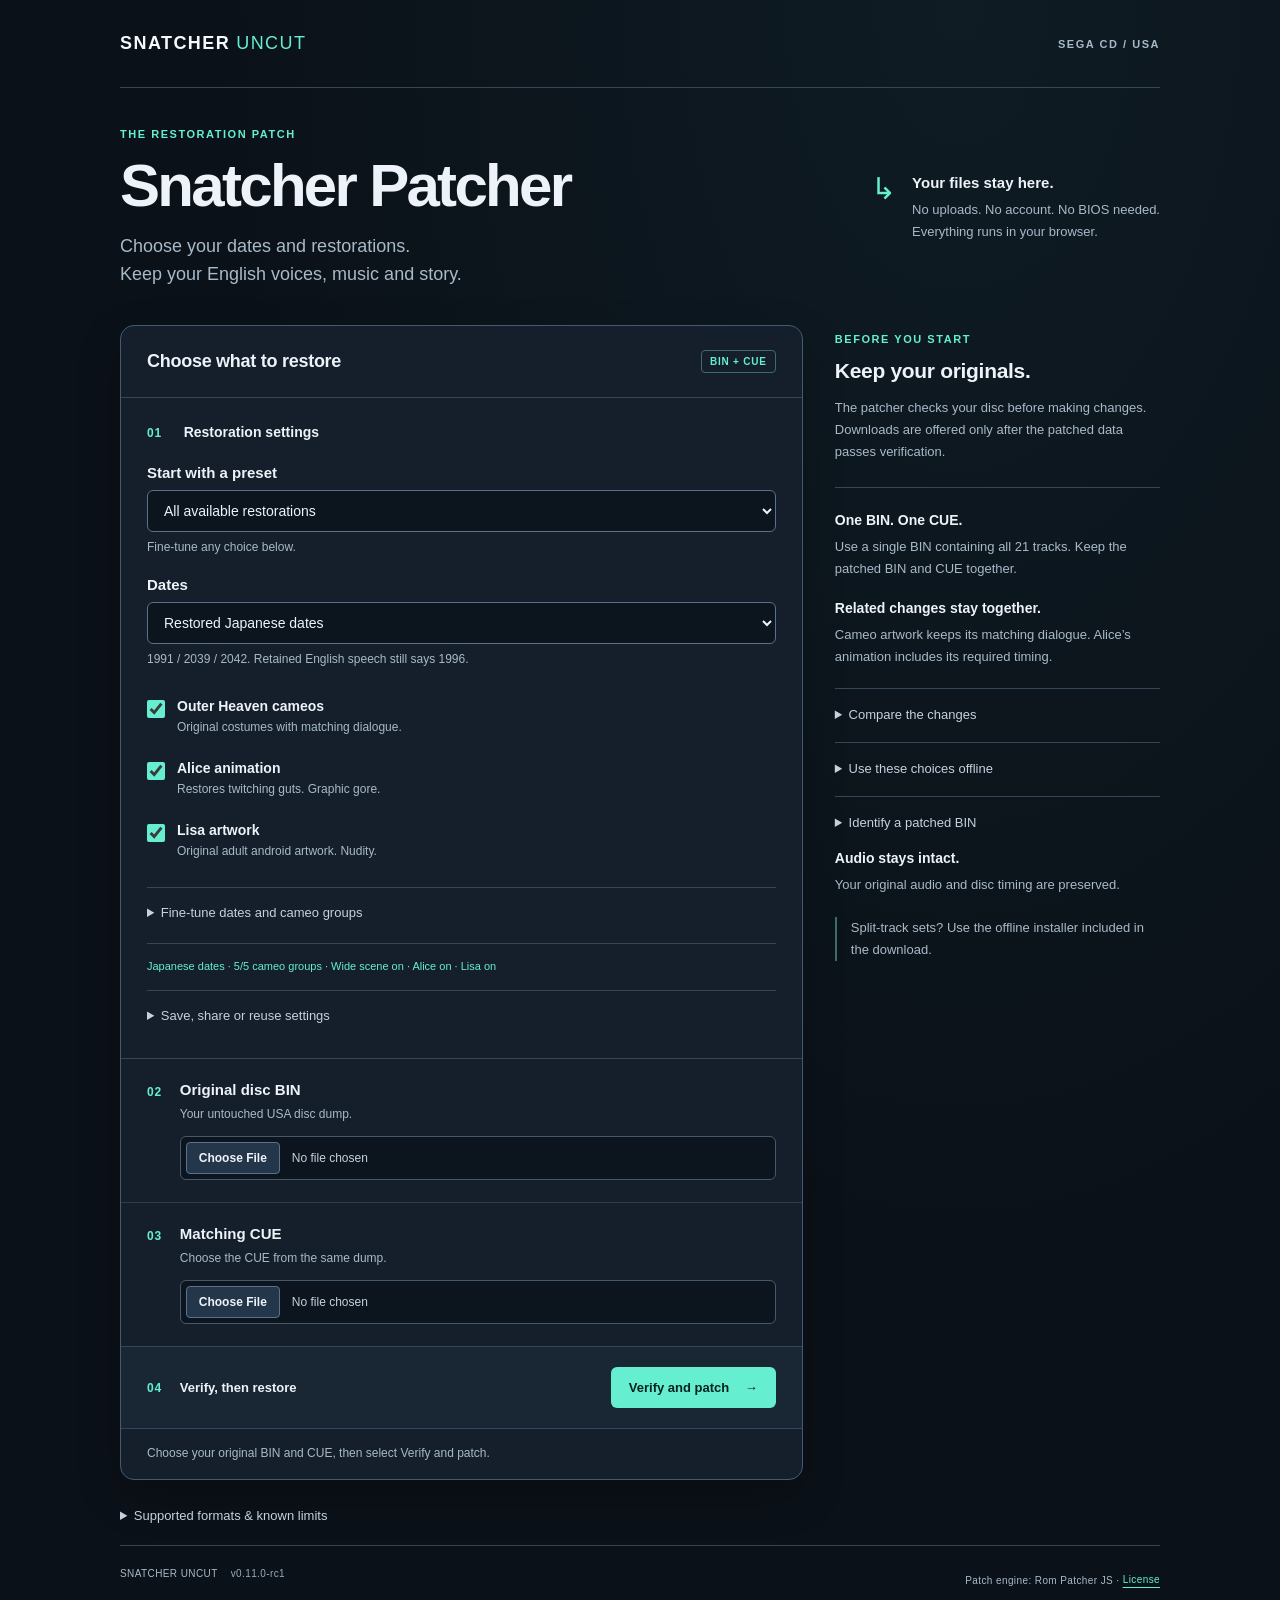
<file: browser/index.html>
<!doctype html>
<html lang="en">
<head>
<meta charset="utf-8">
<meta name="viewport" content="width=device-width,initial-scale=1">
<meta http-equiv="Content-Security-Policy" content="default-src 'self' blob:; connect-src 'none'; script-src 'self'; style-src 'self'; img-src 'self' data:; object-src 'none'; base-uri 'none'; form-action 'none'">
<title>Snatcher Patcher · Snatcher Uncut</title>
<link rel="stylesheet" href="style.css">
</head>
<body>
<main>
<header class="masthead"><a class="wordmark" href="index.html">SNATCHER <span>UNCUT</span></a><span class="edition">SEGA CD / USA</span></header>
<section class="intro" aria-labelledby="title">
<div><p class="eyebrow">THE RESTORATION PATCH</p><h1 id="title">Snatcher Patcher</h1><p class="lede">Choose your dates and restorations.<br>Keep your English voices, music and story.</p></div>
<div class="privacy"><span class="privacy-mark" aria-hidden="true">↳</span><div><strong>Your files stay here.</strong><p>No uploads. No account. No BIOS needed.<br>Everything runs in your browser.</p></div></div>
</section>
<div class="workspace">
<section class="patch-card" aria-label="Patch your disc">
<div class="card-heading"><h2>Choose what to restore</h2><span class="tag">BIN + CUE</span></div>
<form id="installer">
<fieldset class="restore-options"><legend><span class="step-number" aria-hidden="true">01</span> Restoration settings</legend>
<div class="advanced-only preset-option"><label for="preset">Start with a preset</label><select id="preset"><option value="all">All available restorations</option><option value="english">Restored art, original Sega CD dates</option><option value="cameos">Cameos only</option><option value="dates">Japanese dates only</option><option value="without-explicit">Cameos and Japanese dates</option><option value="original">Original Sega CD</option><option value="custom" disabled>Custom</option></select><p id="preset-note" class="hint">Fine-tune any choice below.</p></div>
<div class="date-option"><label for="dates">Dates</label><select id="dates" data-setting><option value="japanese" selected>Restored Japanese dates</option><option value="segacd">Original Sega CD dates</option><option value="custom" disabled>Custom chronology</option></select><p id="date-note" class="hint">1991 / 2039 / 2042. Retained English speech still says 1996.</p></div>
<label class="toggle" for="cameos"><input id="cameos" data-setting type="checkbox" checked><span><strong>Outer Heaven cameos</strong><small>Original costumes with matching dialogue.</small></span></label>
<label class="toggle" for="alice"><input id="alice" data-setting data-choice="alice" type="checkbox" checked><span><strong>Alice animation</strong><small>Restores twitching guts. Graphic gore.</small></span></label>
<label class="toggle" for="lisa"><input id="lisa" data-setting data-choice="lisa" type="checkbox" checked><span><strong>Lisa artwork</strong><small>Original adult android artwork. Nudity.</small></span></label>
<details class="advanced-only fine-tune"><summary>Fine-tune dates and cameo groups</summary><div class="choice-grid"><section><h3>Chronology</h3>
<label class="toggle" for="database_dates"><input id="database_dates" data-choice="database_dates" type="checkbox" checked><span><strong>Japanese database dates</strong><small>Uses the original Japanese chronology.</small></span></label>
<label class="toggle" for="moscow_date"><input id="moscow_date" data-choice="moscow_date" type="checkbox" checked><span><strong>Moscow caption: 1991</strong><small>Off keeps the Sega CD year, 1996.</small></span></label>
<label class="toggle" for="newspaper_date"><input id="newspaper_date" data-choice="newspaper_date" type="checkbox" checked><span><strong>Newspaper date: 2039</strong><small>Off keeps 2044.</small></span></label>
<label class="toggle" for="neokobe_date"><input id="neokobe_date" data-choice="neokobe_date" type="checkbox" checked><span><strong>Neo Kobe caption: 2042</strong><small>Off keeps 2047.</small></span></label></section><section><h3>Cameo groups</h3>
<label class="toggle" for="mask_rider"><input id="mask_rider" data-choice="mask_rider" type="checkbox" checked><span><strong>Mask Rider</strong><small>Replaces Sparkster.</small></span></label>
<label class="toggle" for="cornelius"><input id="cornelius" data-choice="cornelius" type="checkbox" checked><span><strong>Cornelius</strong><small>Replaces Goemon.</small></span></label>
<label class="toggle" for="alyen"><input id="alyen" data-choice="alyen" type="checkbox" checked><span><strong>Alyen</strong><small>Replaces Mr. Ueda.</small></span></label>
<label class="toggle" for="miss_money"><input id="miss_money" data-choice="miss_money" type="checkbox" checked><span><strong>Miss Money</strong><small>Front and rear views stay paired.</small></span></label>
<label class="toggle" for="h2o_gulliver"><input id="h2o_gulliver" data-choice="h2o_gulliver" type="checkbox" checked><span><strong>H2O / Gulliver</strong><small>The two costumes share one dialogue group.</small></span></label><label class="toggle" for="bar_background"><input id="bar_background" data-choice="bar_background" type="checkbox" checked><span><strong>Wide-scene costumes</strong><small>Restores costumes in the wide Outer Heaven scene.</small></span></label></section></div><p class="hint">Wide-scene costumes are separate from the five guest close-ups. Each guest choice keeps its matching dialogue.</p></details>
<p id="mixed-date-warning" class="warning advanced-only" hidden>Mixed dates make the opening and database disagree. Choose one chronology for a consistent story.</p>
<p id="selection-summary" class="selection-summary" aria-live="polite">Japanese dates · Cameos on · Alice on · Lisa on</p>
<details class="advanced-only settings-tools"><summary>Save, share or reuse settings</summary><div class="transfer-row"><button id="export-settings" type="button" class="secondary">Export settings JSON</button><label for="import-settings">Import settings or receipt<input id="import-settings" type="file" accept=".json,application/json"></label></div><label for="settings-code">Portable settings code</label><div class="code-row"><input id="settings-code" type="text" readonly aria-label="Portable settings code"><button id="copy-code" type="button" class="secondary">Copy code</button></div><div class="code-row"><input id="import-code" type="text" maxlength="80" placeholder="Paste a code such as SP2:xfff" aria-label="Settings code to load"><button id="load-code" type="button" class="secondary">Load code</button></div><p class="hint">Settings files contain choices only. Importing a receipt never loads its files or trusts its old checksums.</p><p id="settings-message" class="hint" role="status"></p></details>
</fieldset>
<div class="file-step"><span class="step-number" aria-hidden="true">02</span><div class="field"><label for="bin">Original disc BIN</label><p class="hint" id="bin-help">Your untouched USA disc dump.</p><input id="bin" type="file" accept=".bin,.BIN" required aria-describedby="bin-help"></div></div>
<div class="file-step"><span class="step-number" aria-hidden="true">03</span><div class="field"><label for="cue">Matching CUE</label><p class="hint" id="cue-help">Choose the CUE from the same dump.</p><input id="cue" type="file" accept=".cue,.CUE" aria-describedby="cue-help"></div></div>
<div class="action-row"><div><span class="step-number" aria-hidden="true">04</span><span>Verify, then restore</span></div><button id="apply" type="submit"><span class="action-label">Verify and patch</span> <span aria-hidden="true">→</span></button></div>
</form>
<p id="status" role="status" aria-live="polite">Ready when you are. Choose your original BIN and CUE.</p>
<section id="results" hidden aria-label="Patched files"><h2>Your patched files are ready</h2><p>Save the BIN and CUE together in a new folder. Open the CUE to play.</p><div id="result-settings" class="readable-settings advanced-only"></div><div id="downloads"></div></section>
</section>
<aside class="guide"><p class="eyebrow">BEFORE YOU START</p><h2>Keep your originals.</h2><p>The patcher checks your disc before making changes. Downloads are offered only after the patched data passes verification.</p><div class="guide-rule"></div><h3>One BIN. One CUE.</h3><p>Use a single BIN containing all 21 tracks. Keep the patched BIN and CUE together.</p><h3>Related changes stay together.</h3><p>Cameo artwork keeps its matching dialogue. Alice’s animation includes its required timing.</p><details class="advanced-only preview-panel"><summary>Compare the changes</summary><p class="hint">Reference captures from the original and restored versions. Mixed cameo choices may look different.</p><img src="previews/costume-gallery.png" alt="Original Sega CD costumes beside the restored cameo groups" loading="lazy"><img src="previews/moscow-comparison.png" alt="Original 1996 Moscow caption beside restored 1991 caption" loading="lazy"><img src="previews/newspaper-comparison.png" alt="Original 2044 newspaper beside restored 2039 date" loading="lazy"><img src="previews/neokobe-comparison.png" alt="Original 2047 Neo Kobe caption beside restored 2042 year" loading="lazy"><details class="nsfw-previews"><summary>NSFW: show gore and nudity comparisons</summary><img src="previews/alice-dog-comparison-NSFW.png" alt="Graphic animal gore: original static Alice scene and restored animation phases" loading="lazy"><img src="previews/lisa-android-comparison-NSFW.png" alt="Adult android corpse: Sega CD dress cover-up and restored artwork" loading="lazy"></details></details>
<details class="advanced-only offline-command"><summary>Use these choices offline</summary><p class="hint">For split-track sets, use the included offline installer. Replace the sample input and choose a new output folder.</p><pre id="offline-command"></pre><p class="hint">Keep every BIN beside its CUE. ISO and CHD files need extraction first. A raw Track 1 alone cannot play the game.</p></details>
<details class="advanced-only identify-panel"><summary>Identify a patched BIN</summary><p class="hint">Choose a BIN in step 02, then check its data track. This does not check audio or modify the file.</p><button id="identify-bin" type="button" class="secondary">Identify selected BIN</button><p id="identify-result" class="hint" role="status"></p></details>
<h3>Audio stays intact.</h3><p>Your original audio and disc timing are preserved.</p><p class="small-note">Split-track sets? Use the offline installer included in the download.</p></aside>
</div>
<details class="limits"><summary>Supported formats &amp; known limits</summary><div class="limits-body"><p>USA raw Mode1/2352 Track 1: 131,744,928 bytes. SHA1: <code>1f4164205ed736a0d9a03eb7972868e9aa737d35</code>.</p><p>A raw Track 1 BIN is accepted with the CUE field empty. Its output needs the original audio tracks and a matching CUE to play. Full-disc BIN files require a single-file CUE with 21 tracks.</p><p>Wrong-region, wrong-revision, ISO/2048 and already-patched data do not pass validation. Extract CHD files first. Split-track CUE sets use the offline installer.</p><p>The default all-restored profile reached the ending and credits in emulator tests. It was also tested on a U.S. Genesis Model 2 with a Mega EverDrive Pro. Other selections have not had console acceptance. Japanese-date text says 1991; retained English speech says 1996. Select original Sega CD dates to keep the English chronology.</p><p>AI tools assisted engineering, research, testing and writing. Game artwork comes from the game data.</p></div></details>
<footer><span>SNATCHER UNCUT <span class="footer-version">v0.11.0-rc1</span></span><span>Patch engine: Rom Patcher JS · <a href="vendor/LICENSE">License</a></span></footer>
</main>
<script src="vendor/RomPatcher.js"></script>
<script src="vendor/modules/BinFile.js"></script>
<script src="vendor/modules/HashCalculator.js"></script>
<script src="vendor/modules/RomPatcher.format.ips.js"></script>
<script src="vendor/modules/RomPatcher.format.ups.js"></script>
<script src="vendor/modules/RomPatcher.format.aps_n64.js"></script>
<script src="vendor/modules/RomPatcher.format.aps_gba.js"></script>
<script src="vendor/modules/RomPatcher.format.bps.js"></script>
<script src="vendor/modules/RomPatcher.format.rup.js"></script>
<script src="vendor/modules/RomPatcher.format.ppf.js"></script>
<script src="vendor/modules/RomPatcher.format.bdf.js"></script>
<script src="vendor/modules/RomPatcher.format.pmsr.js"></script>
<script src="vendor/modules/RomPatcher.format.vcdiff.js"></script>
<script src="patch-data.js"></script>
<script src="choices.js"></script>
<script src="app.js"></script>
</body>
</html>
</file>
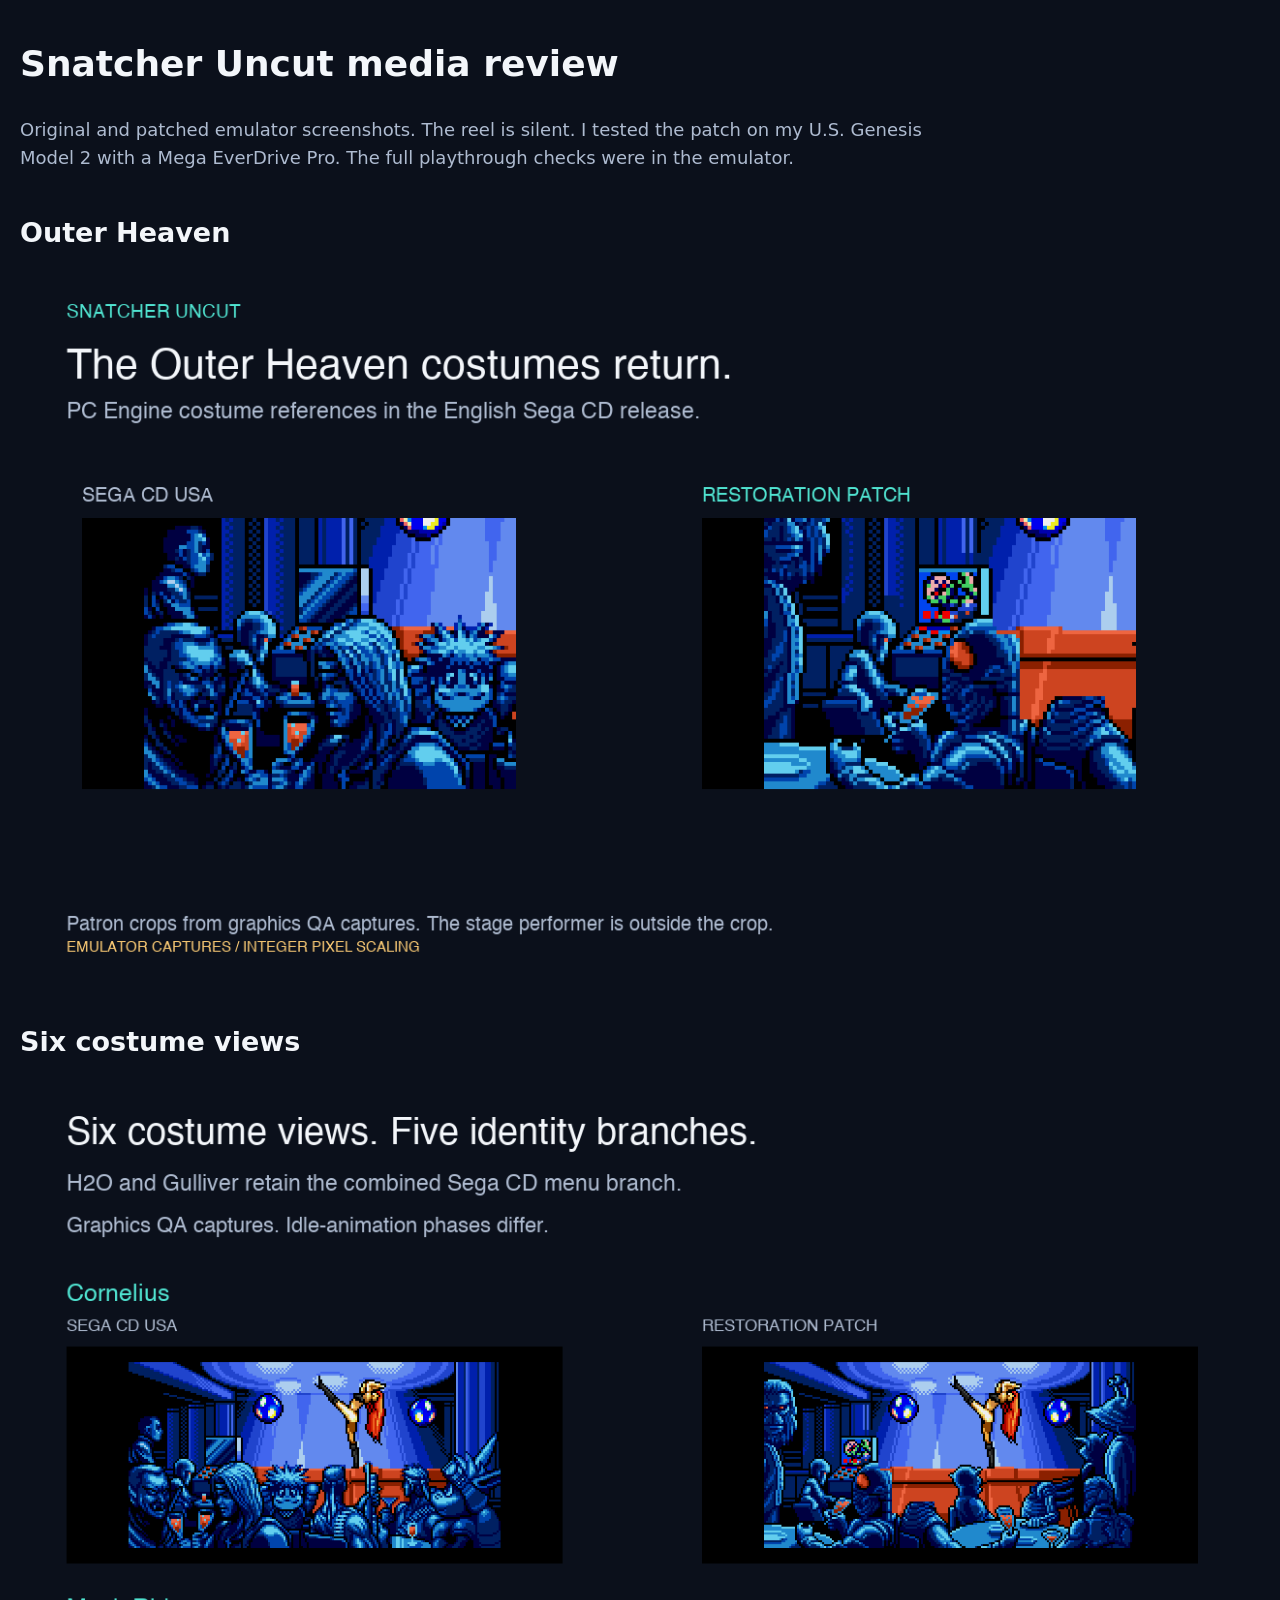
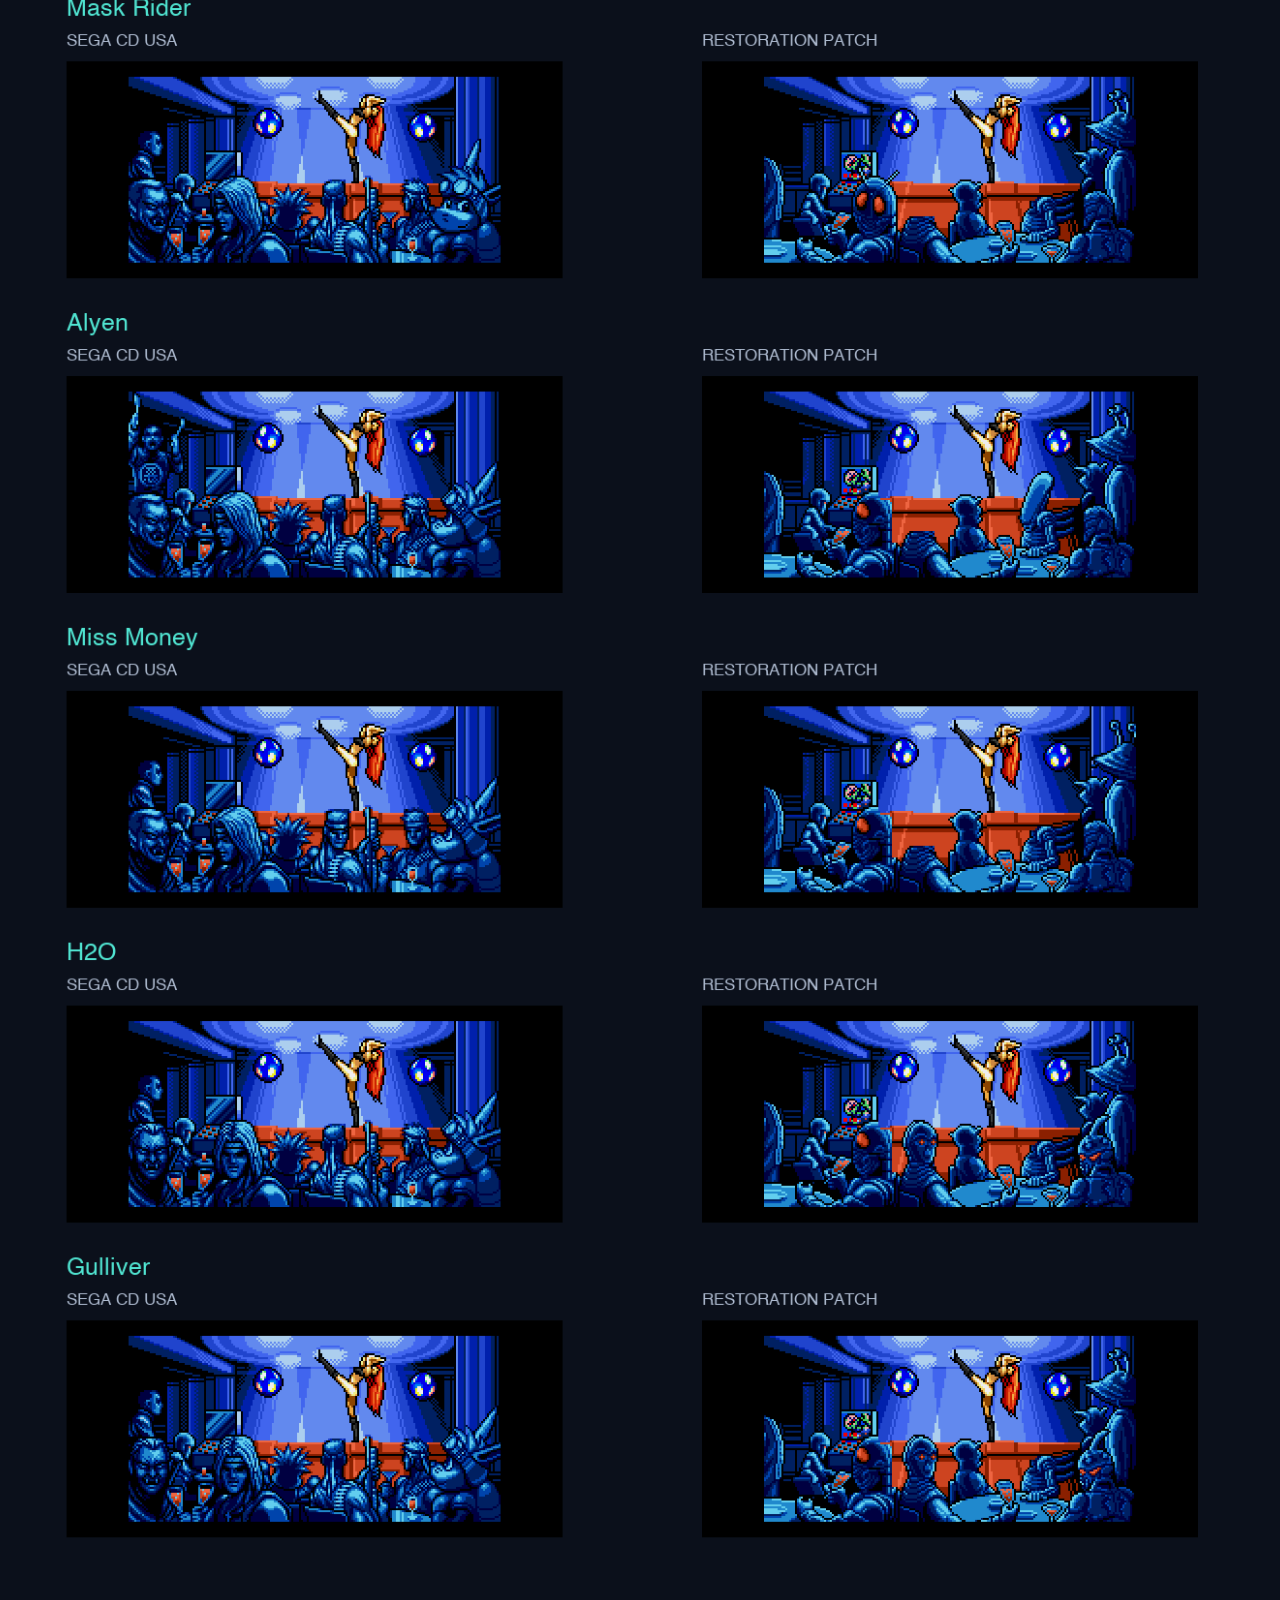
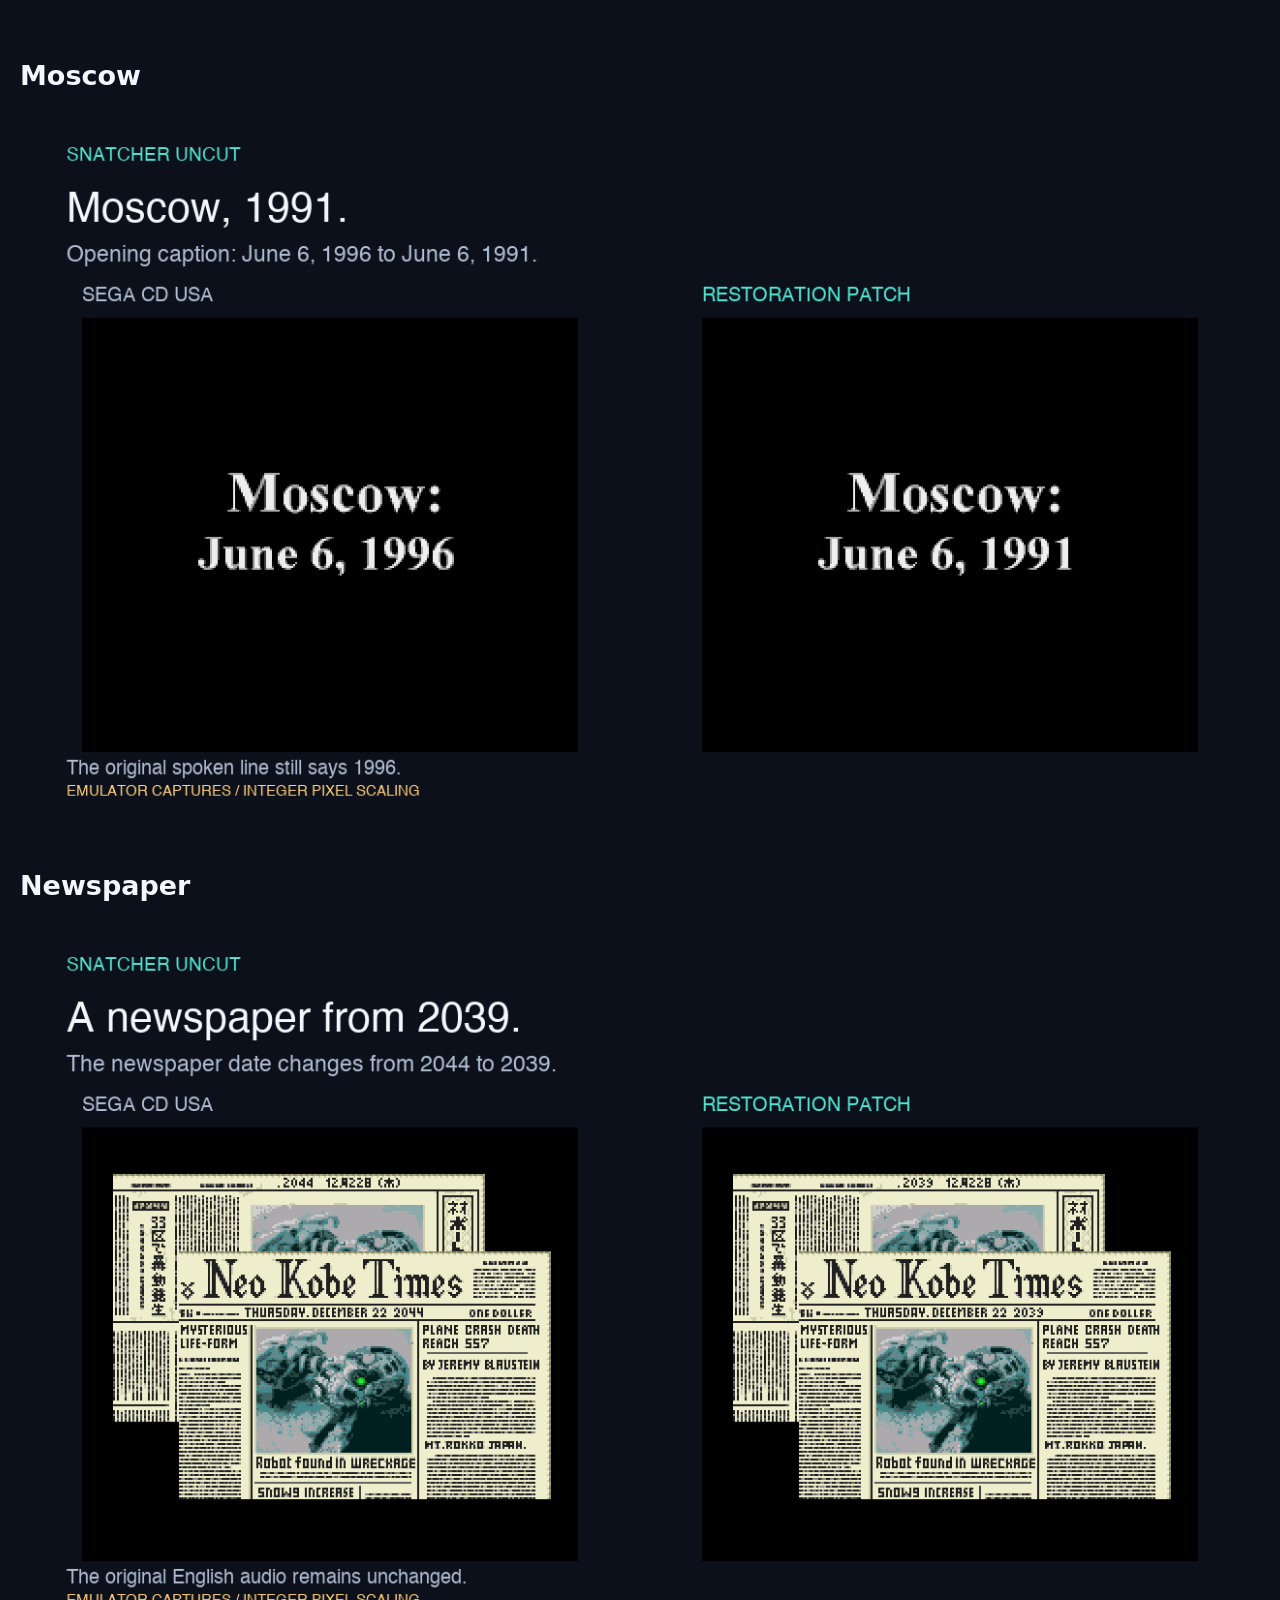
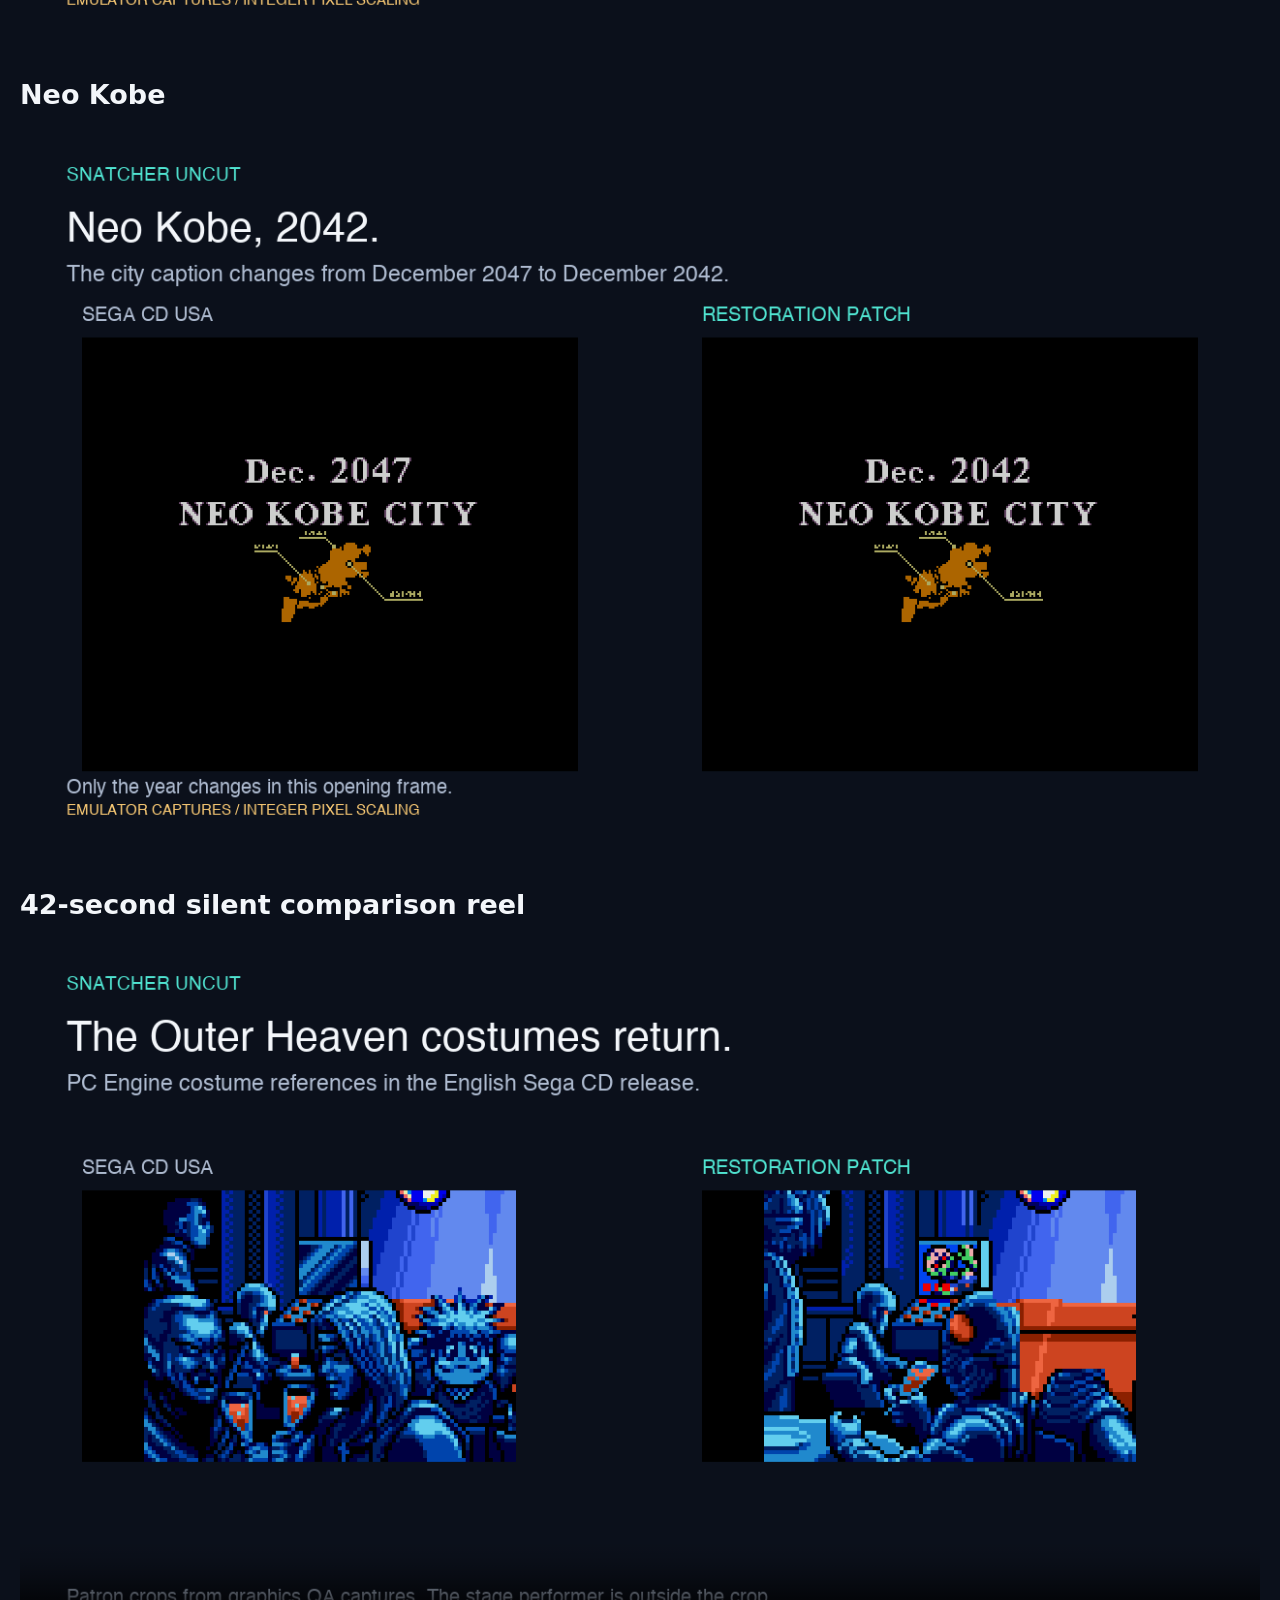
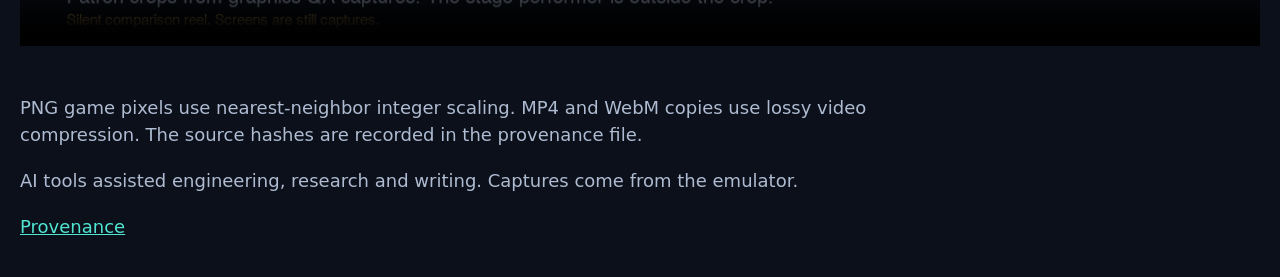
<file: media/index.html>
<!doctype html><html lang="en"><meta charset="utf-8"><meta name="viewport" content="width=device-width, initial-scale=1"><title>Snatcher Uncut media review</title><style>body{background:#0b101b;color:#f3f6fa;font:18px/1.55 system-ui,sans-serif;max-width:1280px;margin:36px auto;padding:0 20px}p{max-width:950px;color:#aebbd0}a{color:#50e4d1}img,video{width:100%;height:auto}section{margin:40px 0}details{border:1px solid #ffce76;padding:20px}summary{color:#ffce76;cursor:pointer}</style><h1>Snatcher Uncut media review</h1><p>Original and patched emulator screenshots. The reel is silent. I tested the patch on my U.S. Genesis Model 2 with a Mega EverDrive Pro. The full playthrough checks were in the emulator.</p><section><h2>Outer Heaven</h2><img src="assets/outer-heaven-hero.png" alt="Outer Heaven original and patched comparison"></section><section><h2>Six costume views</h2><img src="assets/costume-gallery.png" alt="Six costume views original and patched comparison"></section><section><h2>Moscow</h2><img src="assets/moscow-comparison.png" alt="Moscow original and patched comparison"></section><section><h2>Newspaper</h2><img src="assets/newspaper-comparison.png" alt="Newspaper original and patched comparison"></section><section><h2>Neo Kobe</h2><img src="assets/neokobe-comparison.png" alt="Neo Kobe original and patched comparison"></section><section><h2>42-second silent comparison reel</h2><video controls preload="none" poster="assets/release-reel-poster.png"><source src="assets/release-reel.mp4" type="video/mp4"><source src="assets/release-reel.webm" type="video/webm"></video></section><p>PNG game pixels use nearest-neighbor integer scaling. MP4 and WebM copies use lossy video compression. The source hashes are recorded in the provenance file.</p><p>AI tools assisted engineering, research and writing. Captures come from the emulator.</p><p><a href="provenance.json">Provenance</a></p></html>
</file>
<file: browser/style.css>
:root{color-scheme:dark;font-family:Inter,-apple-system,BlinkMacSystemFont,"Segoe UI",sans-serif;background:#0b1118;color:#edf3f8;font-synthesis:none;--muted:#a8b9c8;--accent:#65eed0;--line:#344657}
*{box-sizing:border-box}body{margin:0;background-color:#0b1118;background-image:radial-gradient(ellipse at 75% 0%,#15313b55,transparent 55%)}main{max-width:1120px;margin:auto;padding:0 40px}a{color:var(--accent);text-underline-offset:4px}.masthead{height:88px;display:flex;align-items:center;justify-content:space-between;border-bottom:1px solid var(--line)}.wordmark{font-size:18px;font-weight:850;letter-spacing:.08em;text-decoration:none;color:#f5f8fc}.wordmark span{font-weight:500;color:var(--accent);margin-left:6px}.edition,.eyebrow{font-size:11px;font-weight:750;letter-spacing:.14em;color:var(--muted)}.intro{display:flex;justify-content:space-between;align-items:center;padding:40px 0 36px;gap:32px}.eyebrow{margin:0 0 14px;color:var(--accent)}h1{font-size:clamp(38px,5vw,60px);line-height:1.05;letter-spacing:-.045em;margin:0 0 16px;font-weight:750}.lede{font-size:18px;line-height:1.55;color:var(--muted);margin:0}.privacy{display:flex;align-items:flex-start;gap:16px}.privacy-mark{color:var(--accent);font-size:30px;line-height:1}.privacy strong{font-size:15px}.privacy p{font-size:13px;line-height:1.7;color:var(--muted);margin:7px 0 0}.workspace{display:grid;grid-template-columns:minmax(0,2.1fr) minmax(0,1fr);gap:32px;align-items:start}.patch-card{background:#141f2b;border:1px solid #435b70;border-radius:14px;overflow:hidden;box-shadow:0 16px 45px #0003}.card-heading{padding:24px 26px;display:flex;align-items:center;justify-content:space-between;border-bottom:1px solid var(--line);gap:12px}h2{font-size:18px;letter-spacing:-.015em;margin:0}.tag{font-size:10px;letter-spacing:.08em;color:var(--accent);font-weight:750;border:1px solid #3c6b68;border-radius:4px;padding:5px 8px;white-space:nowrap}.file-step{padding:22px 26px;display:flex;gap:18px}.file-step+.file-step{border-top:1px solid #2d3c4b}.step-number{font-size:12px;color:var(--accent);font-weight:750;letter-spacing:.06em;line-height:22px}.field{min-width:0;flex:1}label{font-size:15px;font-weight:700}.hint{color:var(--muted);font-size:12px;line-height:1.5;margin:6px 0 13px}input{display:block;width:100%;min-width:0;font:inherit;font-size:12px;color:#c4d1de;border:1px solid #45596e;border-radius:6px;background:#0c151e;padding:5px}input::file-selector-button{font:inherit;font-size:12px;font-weight:650;border:1px solid #59718a;color:#edf3f8;background:#24374a;border-radius:4px;padding:8px 12px;margin-right:12px;cursor:pointer}.action-row{padding:20px 26px;display:flex;align-items:center;justify-content:space-between;gap:16px;border-top:1px solid var(--line);background:#192735}.action-row>div{display:flex;align-items:center;gap:18px;font-size:13px;font-weight:600}button{font:inherit;border:0;border-radius:6px;background:var(--accent);color:#07231d;font-size:13px;font-weight:750;padding:13px 18px;cursor:pointer;white-space:nowrap}button span{padding-left:12px}button:hover{background:#a0ffe7}button:disabled{opacity:.65;cursor:wait}#status{padding:15px 26px;margin:0;font-size:12px;line-height:1.6;color:var(--muted);border-top:1px solid var(--line);min-height:50px}#status[data-error="true"]{color:#ffb7a8;background:#351d21}.guide{padding:8px 0}.guide h2{font-size:21px;margin-bottom:14px}.guide p:not(.eyebrow){font-size:13px;color:var(--muted);line-height:1.7;margin:0 0 20px}.guide-rule{height:1px;background:var(--line);margin:24px 0}.guide h3{font-size:14px;margin:0 0 8px}.guide .small-note{border-left:2px solid #3e6d68;padding-left:14px}.limits{margin:28px 0 0;border-bottom:1px solid var(--line);padding:0 0 22px}summary{font-size:13px;color:#c4d1de;cursor:pointer;width:fit-content}.limits-body{max-width:760px;color:var(--muted);font-size:13px;line-height:1.7;padding-top:10px}code{overflow-wrap:anywhere;font-size:12px}footer{display:flex;justify-content:space-between;gap:16px;font-size:10px;color:var(--muted);padding:22px 0 28px;letter-spacing:.04em}.footer-version{margin-left:10px;color:#97aabb}#results{padding:24px 26px;border-top:1px solid #3c6b68;background:#112d29}#results[hidden]{display:none}#results p{font-size:13px;color:#c0d7d0;line-height:1.6}#downloads a{display:block;padding:12px 0;font-size:13px;font-weight:650;overflow-wrap:anywhere}:focus-visible{outline:3px solid #e5fff8;outline-offset:4px}@media(max-width:760px){main{padding:0 20px}.masthead{height:72px}.edition{font-size:9px}.intro{display:block;padding:30px 0}.privacy{margin-top:24px}.workspace{display:block}.guide{margin-top:30px}.file-step,.card-heading,.action-row{padding:20px}.action-row{align-items:stretch;flex-direction:column}.action-row button{width:100%}#status{padding:15px 20px}footer{flex-direction:column;line-height:1.5}.lede{font-size:16px}.guide-rule{margin:20px 0}}

.wordmark{display:inline-flex;align-items:center;min-height:44px}footer a{display:inline-flex;align-items:center;min-height:24px}

.restore-options{margin:0;padding:24px 26px;border:0;border-bottom:1px solid var(--line);min-width:0}.restore-options legend{float:left;width:100%;font-size:14px;font-weight:700;margin-bottom:20px;padding:0}.restore-options legend .step-number{margin-right:18px}.date-option{clear:both;margin-bottom:18px}.date-option label{display:block;margin-bottom:9px}select{display:block;width:100%;font:inherit;font-size:14px;color:#edf3f8;background:#0c151e;border:1px solid #59718a;border-radius:6px;padding:11px 12px}.toggle{display:flex;align-items:flex-start;gap:12px;padding:12px 0;cursor:pointer}.toggle input{flex:none;width:18px;height:18px;accent-color:var(--accent);padding:0;margin:2px 0 0}.toggle strong{display:block;font-size:14px}.toggle small{display:block;font-size:12px;font-weight:400;color:var(--muted);line-height:1.5;margin-top:4px}.selection-summary{font-size:11px;line-height:1.6;color:var(--accent);padding:14px 0 0;margin:12px 0 0;border-top:1px solid var(--line)}button .action-label{padding:0}select:disabled,.toggle input:disabled{opacity:.65;cursor:wait}@media(max-width:760px){.restore-options{padding:20px}}

[hidden]{display:none!important}.preset-option{clear:both;margin-bottom:20px}.preset-option label{display:block;margin-bottom:9px}.fine-tune,.settings-tools{border-top:1px solid var(--line);margin-top:15px;padding-top:15px}.fine-tune summary,.settings-tools summary{min-height:28px;line-height:1.6}.choice-grid{display:grid;grid-template-columns:1fr 1fr;gap:20px;margin-top:20px}.choice-grid h3{font-size:13px;color:var(--accent);margin:0 0 8px}.choice-grid .toggle{padding:10px 0}.warning{color:#ffdc94;font-size:12px;line-height:1.6;border-left:2px solid #d7aa56;padding:8px 12px;margin:12px 0}.secondary{background:#24374a;color:#edf3f8;border:1px solid #59718a;padding:10px 12px;font-weight:650}.secondary:hover{background:#334d66}.settings-tools{font-size:12px}.transfer-row{display:grid;grid-template-columns:1fr 1.4fr;gap:12px;align-items:end;margin:14px 0 18px}.transfer-row label{font-size:12px}.transfer-row input{margin-top:8px}.code-row{display:flex;gap:8px;margin:8px 0 12px;align-items:center}.code-row input{padding:11px 10px;flex:1;min-width:0}.code-row button{flex:none}.preview-panel,.offline-command,.identify-panel{margin:20px 0;padding-top:18px;border-top:1px solid var(--line)}.preview-panel img{display:block;width:100%;height:auto;margin:12px 0;border:1px solid var(--line);border-radius:4px}.nsfw-previews{border-top:1px solid var(--line);padding-top:12px;margin-top:14px}.nsfw-previews summary{color:#ffdc94}.offline-command pre{white-space:pre-wrap;overflow-wrap:anywhere;font-size:11px;color:#dcece8;line-height:1.7;background:#14251f;border:1px solid #3e6d68;border-radius:5px;padding:12px}.readable-settings{font-size:12px;line-height:1.8}.readable-settings dl{display:grid;grid-template-columns:1fr 1fr;gap:2px 16px}.readable-settings dt{color:#b6ccca}.readable-settings dd{margin:0;color:#edf3f8}.identify-panel button{width:100%}#identify-result{overflow-wrap:anywhere}@media(max-width:760px){.choice-grid,.transfer-row{grid-template-columns:1fr}.code-row{align-items:stretch;flex-direction:column}.code-row button{width:100%}.readable-settings dl{grid-template-columns:1.4fr 1fr}}
</file>
